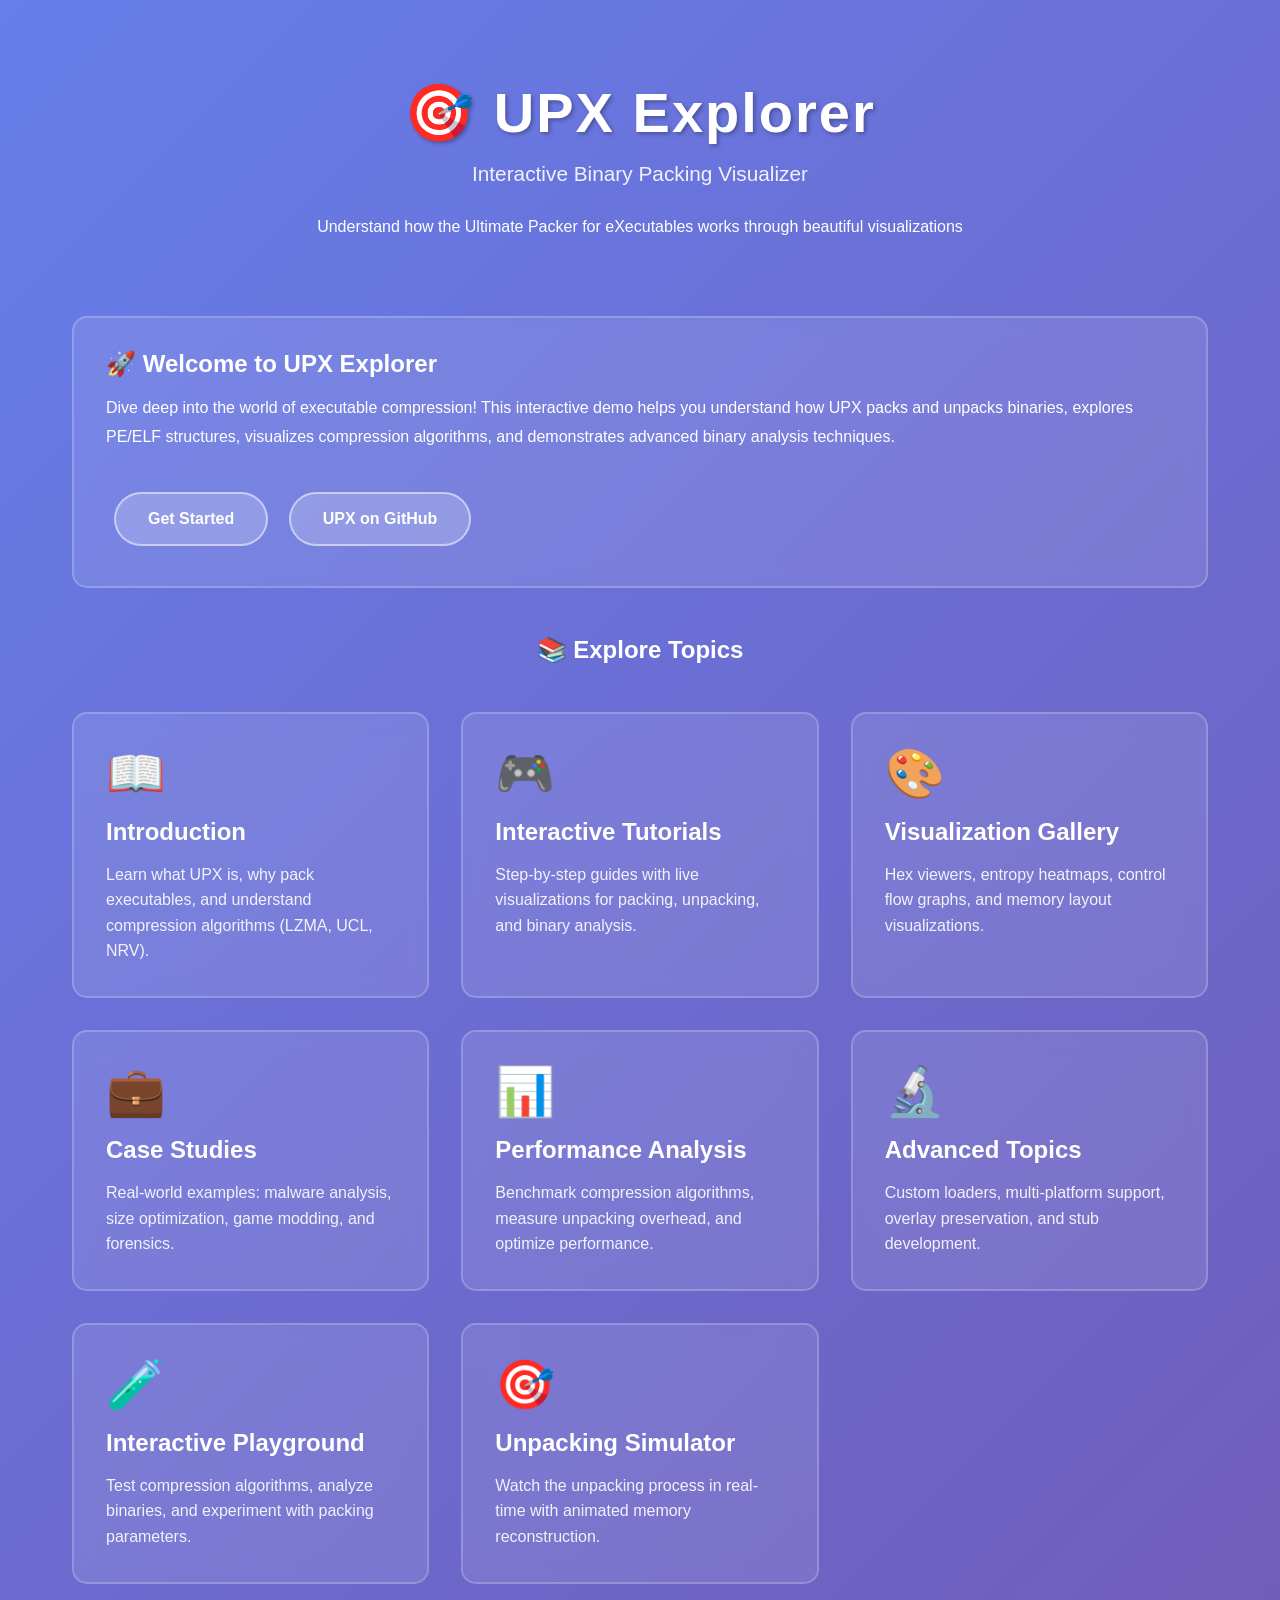
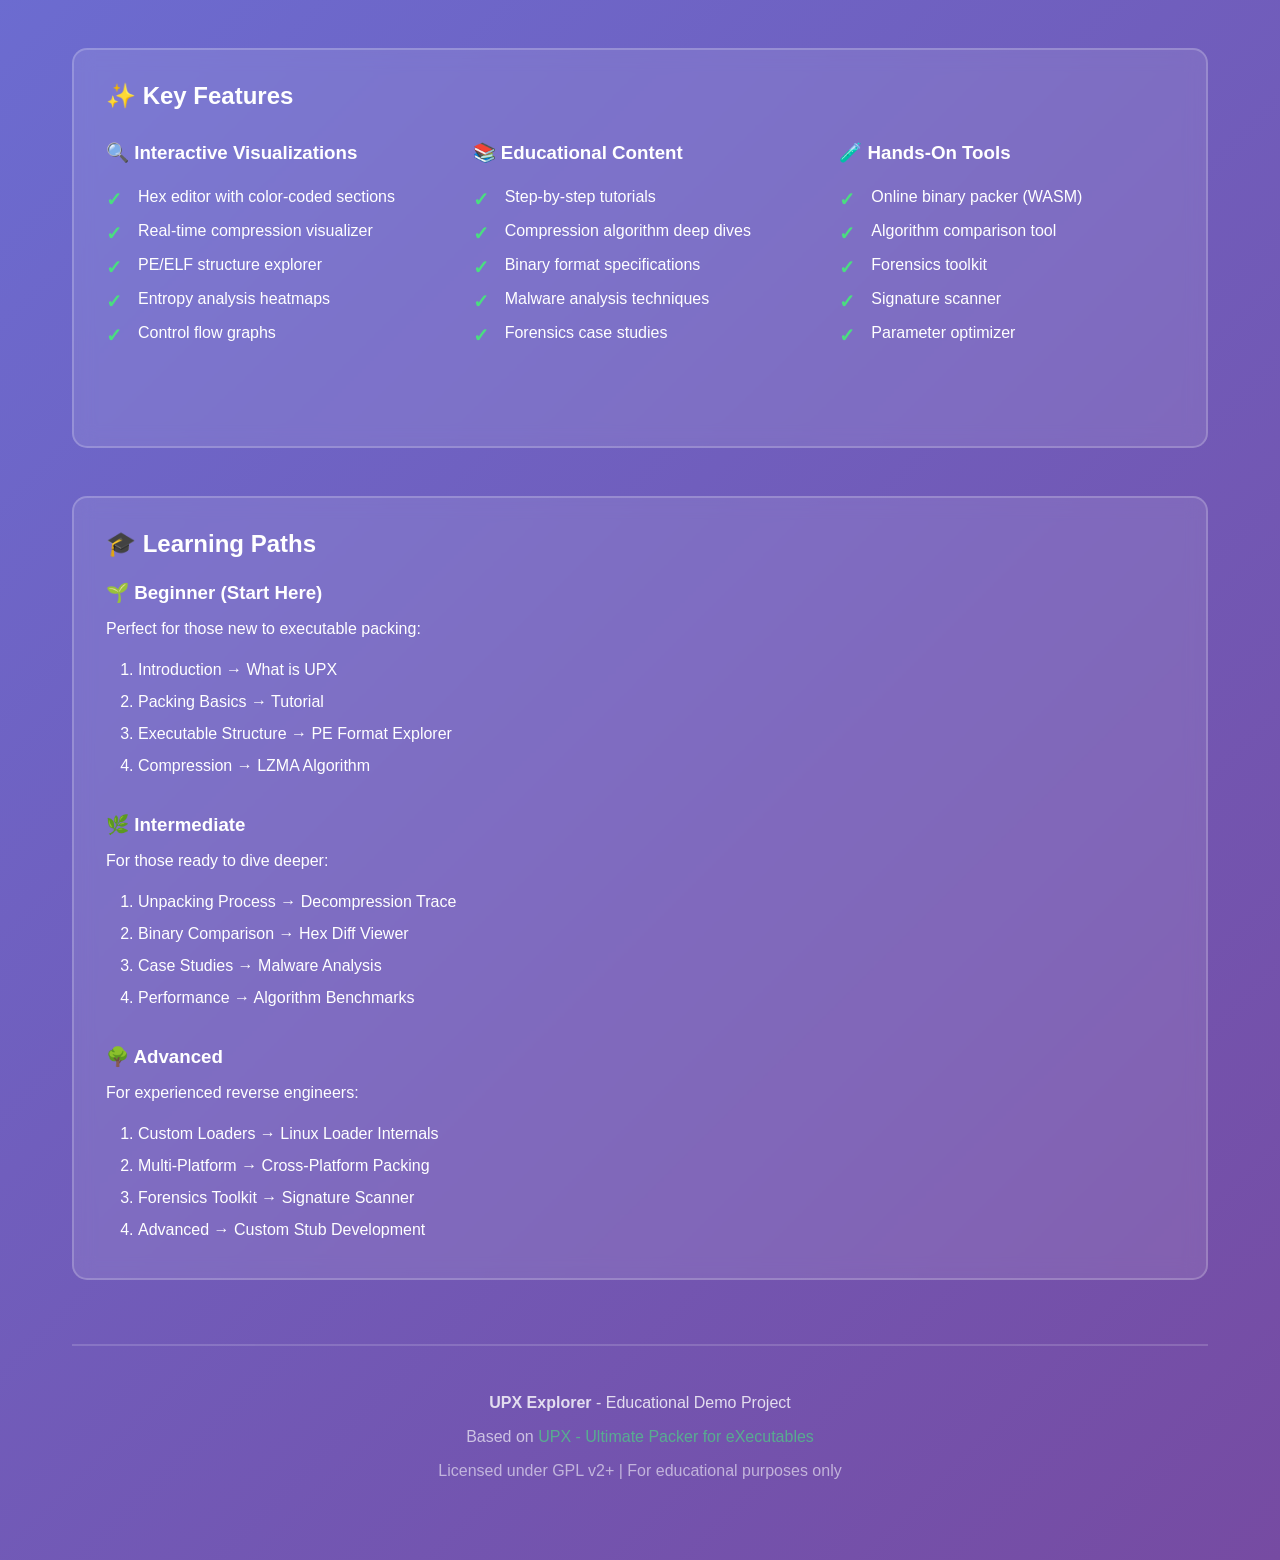
<file: demos/upx_explorer/index.html>
<!DOCTYPE html>
<html lang="en">
<head>
    <meta charset="UTF-8">
    <meta name="viewport" content="width=device-width, initial-scale=1.0">
    <title>UPX Explorer - Interactive Binary Packing Visualizer</title>
    <link rel="stylesheet" href="assets/styles/upx_theme.css">
    <link rel="stylesheet" href="assets/styles/animations.css">
    <style>
        * {
            margin: 0;
            padding: 0;
            box-sizing: border-box;
        }

        body {
            font-family: 'Segoe UI', Tahoma, Geneva, Verdana, sans-serif;
            background: linear-gradient(135deg, #667eea 0%, #764ba2 100%);
            color: #fff;
            min-height: 100vh;
            overflow-x: hidden;
        }

        .container {
            max-width: 1200px;
            margin: 0 auto;
            padding: 2rem;
        }

        header {
            text-align: center;
            padding: 3rem 0;
            animation: fadeInDown 1s ease-out;
        }

        h1 {
            font-size: 3.5rem;
            margin-bottom: 1rem;
            text-shadow: 2px 2px 4px rgba(0, 0, 0, 0.3);
            letter-spacing: 2px;
        }

        .subtitle {
            font-size: 1.3rem;
            opacity: 0.9;
            margin-bottom: 2rem;
        }

        .hero-banner {
            background: rgba(255, 255, 255, 0.1);
            backdrop-filter: blur(10px);
            border-radius: 15px;
            padding: 2rem;
            margin: 2rem 0;
            border: 2px solid rgba(255, 255, 255, 0.2);
        }

        .grid {
            display: grid;
            grid-template-columns: repeat(auto-fit, minmax(300px, 1fr));
            gap: 2rem;
            margin: 3rem 0;
        }

        .card {
            background: rgba(255, 255, 255, 0.1);
            backdrop-filter: blur(10px);
            border-radius: 15px;
            padding: 2rem;
            border: 2px solid rgba(255, 255, 255, 0.2);
            transition: transform 0.3s ease, box-shadow 0.3s ease;
            cursor: pointer;
        }

        .card:hover {
            transform: translateY(-10px);
            box-shadow: 0 20px 40px rgba(0, 0, 0, 0.3);
            border-color: rgba(255, 255, 255, 0.5);
        }

        .card-icon {
            font-size: 3rem;
            margin-bottom: 1rem;
            display: block;
        }

        .card h3 {
            font-size: 1.5rem;
            margin-bottom: 1rem;
        }

        .card p {
            opacity: 0.9;
            line-height: 1.6;
        }

        .btn {
            display: inline-block;
            padding: 1rem 2rem;
            background: rgba(255, 255, 255, 0.2);
            border: 2px solid rgba(255, 255, 255, 0.5);
            border-radius: 50px;
            color: #fff;
            text-decoration: none;
            font-weight: bold;
            transition: all 0.3s ease;
            margin: 0.5rem;
        }

        .btn:hover {
            background: rgba(255, 255, 255, 0.3);
            transform: scale(1.05);
        }

        .features-list {
            list-style: none;
            padding: 1rem 0;
        }

        .features-list li {
            padding: 0.5rem 0;
            padding-left: 2rem;
            position: relative;
        }

        .features-list li:before {
            content: "✓";
            position: absolute;
            left: 0;
            color: #4ade80;
            font-weight: bold;
            font-size: 1.2rem;
        }

        footer {
            text-align: center;
            padding: 3rem 0;
            margin-top: 4rem;
            border-top: 2px solid rgba(255, 255, 255, 0.2);
            opacity: 0.8;
        }

        @keyframes fadeInDown {
            from {
                opacity: 0;
                transform: translateY(-30px);
            }
            to {
                opacity: 1;
                transform: translateY(0);
            }
        }

        @media (max-width: 768px) {
            h1 {
                font-size: 2.5rem;
            }
            
            .subtitle {
                font-size: 1.1rem;
            }
            
            .grid {
                grid-template-columns: 1fr;
            }
        }
    </style>
</head>
<body>
    <div class="container">
        <header>
            <h1>🎯 UPX Explorer</h1>
            <p class="subtitle">Interactive Binary Packing Visualizer</p>
            <p>Understand how the Ultimate Packer for eXecutables works through beautiful visualizations</p>
        </header>

        <div class="hero-banner">
            <h2 style="margin-bottom: 1rem;">🚀 Welcome to UPX Explorer</h2>
            <p style="line-height: 1.8;">
                Dive deep into the world of executable compression! This interactive demo helps you understand 
                how UPX packs and unpacks binaries, explores PE/ELF structures, visualizes compression algorithms, 
                and demonstrates advanced binary analysis techniques.
            </p>
            <div style="margin-top: 2rem;">
                <a href="#getting-started" class="btn">Get Started</a>
                <a href="https://github.com/upx/upx" class="btn" target="_blank">UPX on GitHub</a>
            </div>
        </div>

        <h2 style="text-align: center; margin: 3rem 0 2rem;">📚 Explore Topics</h2>

        <div class="grid">
            <div class="card" onclick="location.href='01_introduction/00_what_is_upx.md'">
                <span class="card-icon">📖</span>
                <h3>Introduction</h3>
                <p>Learn what UPX is, why pack executables, and understand compression algorithms (LZMA, UCL, NRV).</p>
            </div>

            <div class="card" onclick="location.href='02_interactive_tutorials/packing_basics/tutorial.md'">
                <span class="card-icon">🎮</span>
                <h3>Interactive Tutorials</h3>
                <p>Step-by-step guides with live visualizations for packing, unpacking, and binary analysis.</p>
            </div>

            <div class="card" onclick="location.href='03_visualization_gallery/binary_comparison/hex_diff_viewer.html'">
                <span class="card-icon">🎨</span>
                <h3>Visualization Gallery</h3>
                <p>Hex viewers, entropy heatmaps, control flow graphs, and memory layout visualizations.</p>
            </div>

            <div class="card" onclick="location.href='04_case_studies/malware_analysis/upx_in_malware.md'">
                <span class="card-icon">💼</span>
                <h3>Case Studies</h3>
                <p>Real-world examples: malware analysis, size optimization, game modding, and forensics.</p>
            </div>

            <div class="card" onclick="location.href='05_performance_analysis/compression_benchmarks/algorithm_comparison.html'">
                <span class="card-icon">📊</span>
                <h3>Performance Analysis</h3>
                <p>Benchmark compression algorithms, measure unpacking overhead, and optimize performance.</p>
            </div>

            <div class="card" onclick="location.href='06_advanced_topics/custom_loaders/linux_loader.md'">
                <span class="card-icon">🔬</span>
                <h3>Advanced Topics</h3>
                <p>Custom loaders, multi-platform support, overlay preservation, and stub development.</p>
            </div>

            <div class="card" onclick="location.href='07_interactive_playground/online_packer/web_packer.html'">
                <span class="card-icon">🧪</span>
                <h3>Interactive Playground</h3>
                <p>Test compression algorithms, analyze binaries, and experiment with packing parameters.</p>
            </div>

            <div class="card" onclick="location.href='02_interactive_tutorials/unpacking_process/decompression_trace.html'">
                <span class="card-icon">🎯</span>
                <h3>Unpacking Simulator</h3>
                <p>Watch the unpacking process in real-time with animated memory reconstruction.</p>
            </div>
        </div>

        <div id="getting-started" class="hero-banner" style="margin-top: 4rem;">
            <h2 style="margin-bottom: 1.5rem;">✨ Key Features</h2>
            <div class="grid" style="margin-top: 2rem;">
                <div>
                    <h3>🔍 Interactive Visualizations</h3>
                    <ul class="features-list">
                        <li>Hex editor with color-coded sections</li>
                        <li>Real-time compression visualizer</li>
                        <li>PE/ELF structure explorer</li>
                        <li>Entropy analysis heatmaps</li>
                        <li>Control flow graphs</li>
                    </ul>
                </div>
                <div>
                    <h3>📚 Educational Content</h3>
                    <ul class="features-list">
                        <li>Step-by-step tutorials</li>
                        <li>Compression algorithm deep dives</li>
                        <li>Binary format specifications</li>
                        <li>Malware analysis techniques</li>
                        <li>Forensics case studies</li>
                    </ul>
                </div>
                <div>
                    <h3>🧪 Hands-On Tools</h3>
                    <ul class="features-list">
                        <li>Online binary packer (WASM)</li>
                        <li>Algorithm comparison tool</li>
                        <li>Forensics toolkit</li>
                        <li>Signature scanner</li>
                        <li>Parameter optimizer</li>
                    </ul>
                </div>
            </div>
        </div>

        <div class="hero-banner" style="margin-top: 3rem;">
            <h2 style="margin-bottom: 1rem;">🎓 Learning Paths</h2>
            <div style="text-align: left; margin-top: 1.5rem;">
                <h3>🌱 Beginner (Start Here)</h3>
                <p style="margin: 1rem 0;">Perfect for those new to executable packing:</p>
                <ol style="padding-left: 2rem; line-height: 2;">
                    <li>Introduction → What is UPX</li>
                    <li>Packing Basics → Tutorial</li>
                    <li>Executable Structure → PE Format Explorer</li>
                    <li>Compression → LZMA Algorithm</li>
                </ol>

                <h3 style="margin-top: 2rem;">🌿 Intermediate</h3>
                <p style="margin: 1rem 0;">For those ready to dive deeper:</p>
                <ol style="padding-left: 2rem; line-height: 2;">
                    <li>Unpacking Process → Decompression Trace</li>
                    <li>Binary Comparison → Hex Diff Viewer</li>
                    <li>Case Studies → Malware Analysis</li>
                    <li>Performance → Algorithm Benchmarks</li>
                </ol>

                <h3 style="margin-top: 2rem;">🌳 Advanced</h3>
                <p style="margin: 1rem 0;">For experienced reverse engineers:</p>
                <ol style="padding-left: 2rem; line-height: 2;">
                    <li>Custom Loaders → Linux Loader Internals</li>
                    <li>Multi-Platform → Cross-Platform Packing</li>
                    <li>Forensics Toolkit → Signature Scanner</li>
                    <li>Advanced → Custom Stub Development</li>
                </ol>
            </div>
        </div>

        <footer>
            <p style="margin-bottom: 1rem;">
                <strong>UPX Explorer</strong> - Educational Demo Project
            </p>
            <p style="opacity: 0.8;">
                Based on <a href="https://github.com/upx/upx" style="color: #4ade80; text-decoration: none;">UPX - Ultimate Packer for eXecutables</a>
            </p>
            <p style="margin-top: 1rem; opacity: 0.7;">
                Licensed under GPL v2+ | For educational purposes only
            </p>
        </footer>
    </div>

    <script>
        // Add smooth scrolling
        document.querySelectorAll('a[href^="#"]').forEach(anchor => {
            anchor.addEventListener('click', function (e) {
                e.preventDefault();
                const target = document.querySelector(this.getAttribute('href'));
                if (target) {
                    target.scrollIntoView({
                        behavior: 'smooth',
                        block: 'start'
                    });
                }
            });
        });

        // Add animation to cards on scroll
        const observerOptions = {
            threshold: 0.1,
            rootMargin: '0px 0px -50px 0px'
        };

        const observer = new IntersectionObserver((entries) => {
            entries.forEach(entry => {
                if (entry.isIntersecting) {
                    entry.target.style.animation = 'fadeInDown 0.6s ease-out';
                }
            });
        }, observerOptions);

        document.querySelectorAll('.card').forEach(card => {
            observer.observe(card);
        });
    </script>
</body>
</html>
</file>
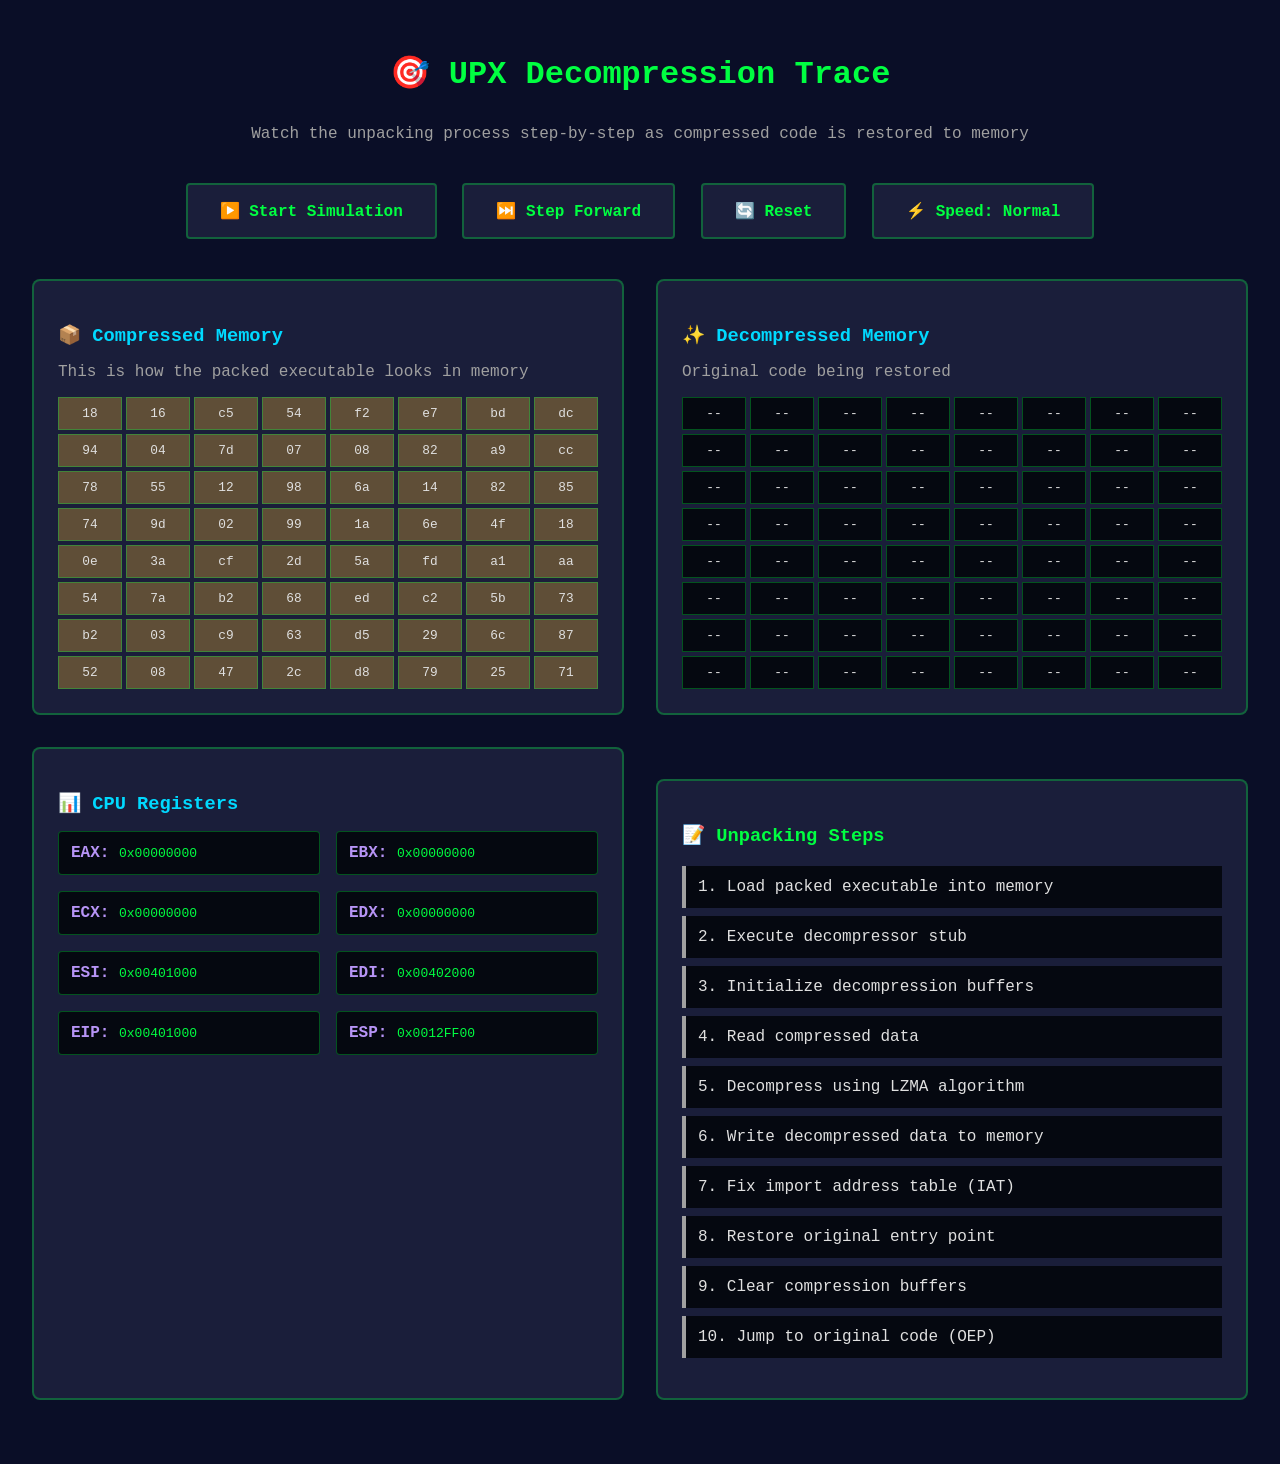
<file: demos/upx_explorer/02_interactive_tutorials/unpacking_process/decompression_trace.html>
<!DOCTYPE html>
<html lang="en">
<head>
    <meta charset="UTF-8">
    <meta name="viewport" content="width=device-width, initial-scale=1.0">
    <title>UPX Decompression Trace - Interactive Unpacking Simulator</title>
    <link rel="stylesheet" href="../../assets/styles/upx_theme.css">
    <link rel="stylesheet" href="../../assets/styles/animations.css">
    <style>
        body {
            padding: 2rem;
            max-width: 1400px;
            margin: 0 auto;
        }

        h1 {
            text-align: center;
            color: var(--primary-color);
            margin-bottom: 2rem;
        }

        .container {
            display: grid;
            grid-template-columns: 1fr 1fr;
            gap: 2rem;
            margin-bottom: 2rem;
        }

        .memory-view {
            background-color: var(--code-bg);
            border: 2px solid var(--border-color);
            border-radius: 8px;
            padding: 1.5rem;
        }

        .memory-view h3 {
            color: var(--accent-cyan);
            margin-bottom: 1rem;
        }

        .memory-block {
            display: grid;
            grid-template-columns: repeat(8, 1fr);
            gap: 4px;
            margin-top: 1rem;
        }

        .byte {
            padding: 0.5rem;
            text-align: center;
            background-color: var(--bg-darker);
            border: 1px solid var(--border-color);
            font-size: 0.8rem;
            transition: all 0.3s ease;
        }

        .byte.compressed {
            background-color: rgba(255, 189, 46, 0.3);
        }

        .byte.decompressing {
            animation: pulse 0.5s;
            background-color: var(--accent-cyan);
        }

        .byte.decompressed {
            background-color: rgba(0, 255, 65, 0.3);
        }

        .controls {
            text-align: center;
            margin: 2rem 0;
        }

        .controls button {
            margin: 0.5rem;
            padding: 1rem 2rem;
            font-size: 1rem;
        }

        .step-info {
            background-color: var(--code-bg);
            border: 2px solid var(--border-color);
            border-radius: 8px;
            padding: 1.5rem;
            margin-top: 2rem;
        }

        .step-list {
            list-style: none;
            padding: 0;
        }

        .step-list li {
            padding: 0.75rem;
            margin: 0.5rem 0;
            background-color: var(--bg-darker);
            border-left: 4px solid var(--text-secondary);
            transition: all 0.3s ease;
        }

        .step-list li.active {
            border-left-color: var(--primary-color);
            background-color: rgba(0, 255, 65, 0.1);
        }

        .step-list li.completed {
            border-left-color: var(--accent-cyan);
            opacity: 0.7;
        }

        .register-view {
            display: grid;
            grid-template-columns: repeat(2, 1fr);
            gap: 1rem;
            margin-top: 1rem;
        }

        .register {
            background-color: var(--bg-darker);
            padding: 0.75rem;
            border: 1px solid var(--border-color);
            border-radius: 4px;
        }

        .register-name {
            color: var(--accent-purple);
            font-weight: bold;
        }

        .register-value {
            color: var(--primary-color);
            font-family: monospace;
        }

        @media (max-width: 1024px) {
            .container {
                grid-template-columns: 1fr;
            }
        }
    </style>
</head>
<body>
    <h1>🎯 UPX Decompression Trace</h1>
    <p style="text-align: center; color: var(--text-secondary); margin-bottom: 2rem;">
        Watch the unpacking process step-by-step as compressed code is restored to memory
    </p>

    <div class="controls">
        <button onclick="startSimulation()">▶️ Start Simulation</button>
        <button onclick="stepForward()">⏭️ Step Forward</button>
        <button onclick="resetSimulation()">🔄 Reset</button>
        <button onclick="toggleSpeed()">⚡ Speed: <span id="speed">Normal</span></button>
    </div>

    <div class="container">
        <div class="memory-view">
            <h3>📦 Compressed Memory</h3>
            <p style="color: var(--text-secondary);">This is how the packed executable looks in memory</p>
            <div class="memory-block" id="compressedMemory"></div>
        </div>

        <div class="memory-view">
            <h3>✨ Decompressed Memory</h3>
            <p style="color: var(--text-secondary);">Original code being restored</p>
            <div class="memory-block" id="decompressedMemory"></div>
        </div>
    </div>

    <div class="container">
        <div class="memory-view">
            <h3>📊 CPU Registers</h3>
            <div class="register-view">
                <div class="register">
                    <span class="register-name">EAX:</span>
                    <span class="register-value" id="eax">0x00000000</span>
                </div>
                <div class="register">
                    <span class="register-name">EBX:</span>
                    <span class="register-value" id="ebx">0x00000000</span>
                </div>
                <div class="register">
                    <span class="register-name">ECX:</span>
                    <span class="register-value" id="ecx">0x00000000</span>
                </div>
                <div class="register">
                    <span class="register-name">EDX:</span>
                    <span class="register-value" id="edx">0x00000000</span>
                </div>
                <div class="register">
                    <span class="register-name">ESI:</span>
                    <span class="register-value" id="esi">0x00401000</span>
                </div>
                <div class="register">
                    <span class="register-name">EDI:</span>
                    <span class="register-value" id="edi">0x00402000</span>
                </div>
                <div class="register">
                    <span class="register-name">EIP:</span>
                    <span class="register-value" id="eip">0x00401000</span>
                </div>
                <div class="register">
                    <span class="register-name">ESP:</span>
                    <span class="register-value" id="esp">0x0012FF00</span>
                </div>
            </div>
        </div>

        <div class="step-info">
            <h3 style="color: var(--primary-color);">📝 Unpacking Steps</h3>
            <ul class="step-list" id="stepList">
                <li>1. Load packed executable into memory</li>
                <li>2. Execute decompressor stub</li>
                <li>3. Initialize decompression buffers</li>
                <li>4. Read compressed data</li>
                <li>5. Decompress using LZMA algorithm</li>
                <li>6. Write decompressed data to memory</li>
                <li>7. Fix import address table (IAT)</li>
                <li>8. Restore original entry point</li>
                <li>9. Clear compression buffers</li>
                <li>10. Jump to original code (OEP)</li>
            </ul>
        </div>
    </div>

    <script>
        let currentStep = 0;
        let isRunning = false;
        let speed = 1000; // milliseconds
        let intervalId = null;

        // Initialize memory views
        function initMemory() {
            const compressed = document.getElementById('compressedMemory');
            const decompressed = document.getElementById('decompressedMemory');
            
            compressed.innerHTML = '';
            decompressed.innerHTML = '';
            
            // Create 64 bytes for visualization
            for (let i = 0; i < 64; i++) {
                const compByte = document.createElement('div');
                compByte.className = 'byte compressed';
                compByte.textContent = Math.floor(Math.random() * 256).toString(16).padStart(2, '0');
                compressed.appendChild(compByte);
                
                const decompByte = document.createElement('div');
                decompByte.className = 'byte';
                decompByte.textContent = '--';
                decompressed.appendChild(decompByte);
            }
        }

        function updateRegisters(step) {
            const registers = {
                eax: ['0x00000000', '0x00401000', '0x00000001', '0x00000080'],
                ecx: ['0x00000000', '0x00000040', '0x00000020', '0x00000000'],
                esi: ['0x00401000', '0x00401010', '0x00401020', '0x00401040'],
                edi: ['0x00402000', '0x00402010', '0x00402020', '0x00402040'],
                eip: ['0x00401000', '0x00401005', '0x0040100A', '0x00401234']
            };
            
            Object.keys(registers).forEach(reg => {
                const elem = document.getElementById(reg);
                if (elem && registers[reg][Math.min(step, 3)]) {
                    elem.textContent = registers[reg][Math.min(step, 3)];
                }
            });
        }

        function stepForward() {
            if (currentStep >= 10) {
                return;
            }
            
            // Update step list
            const steps = document.querySelectorAll('.step-list li');
            if (currentStep > 0) {
                steps[currentStep - 1].classList.remove('active');
                steps[currentStep - 1].classList.add('completed');
            }
            steps[currentStep].classList.add('active');
            
            // Animate bytes
            const compressedBytes = document.querySelectorAll('#compressedMemory .byte');
            const decompressedBytes = document.querySelectorAll('#decompressedMemory .byte');
            
            const startIdx = currentStep * 6;
            const endIdx = Math.min(startIdx + 6, 64);
            
            for (let i = startIdx; i < endIdx; i++) {
                setTimeout(() => {
                    if (compressedBytes[i]) {
                        compressedBytes[i].classList.add('decompressing');
                    }
                    
                    setTimeout(() => {
                        if (decompressedBytes[i]) {
                            const opcodes = ['55', '8B', 'EC', '83', 'C4', 'F0', 'B8', '01', '00', '00', '00', 'C3'];
                            decompressedBytes[i].textContent = opcodes[i % opcodes.length];
                            decompressedBytes[i].classList.add('decompressed');
                        }
                        
                        if (compressedBytes[i]) {
                            compressedBytes[i].classList.remove('decompressing');
                        }
                    }, 200);
                }, (i - startIdx) * 100);
            }
            
            updateRegisters(currentStep);
            currentStep++;
        }

        function startSimulation() {
            if (isRunning) {
                isRunning = false;
                clearInterval(intervalId);
                return;
            }
            
            isRunning = true;
            intervalId = setInterval(() => {
                stepForward();
                if (currentStep >= 10) {
                    isRunning = false;
                    clearInterval(intervalId);
                }
            }, speed);
        }

        function resetSimulation() {
            isRunning = false;
            clearInterval(intervalId);
            currentStep = 0;
            
            initMemory();
            
            document.querySelectorAll('.step-list li').forEach(step => {
                step.classList.remove('active', 'completed');
            });
            
            updateRegisters(0);
        }

        function toggleSpeed() {
            const speeds = [1000, 500, 250];
            const speedNames = ['Normal', 'Fast', 'Ultra'];
            const currentIdx = speeds.indexOf(speed);
            const nextIdx = (currentIdx + 1) % speeds.length;
            
            speed = speeds[nextIdx];
            document.getElementById('speed').textContent = speedNames[nextIdx];
            
            if (isRunning) {
                clearInterval(intervalId);
                intervalId = setInterval(() => {
                    stepForward();
                    if (currentStep >= 10) {
                        isRunning = false;
                        clearInterval(intervalId);
                    }
                }, speed);
            }
        }

        // Initialize on load
        window.onload = () => {
            initMemory();
        };
    </script>
</body>
</html>
</file>
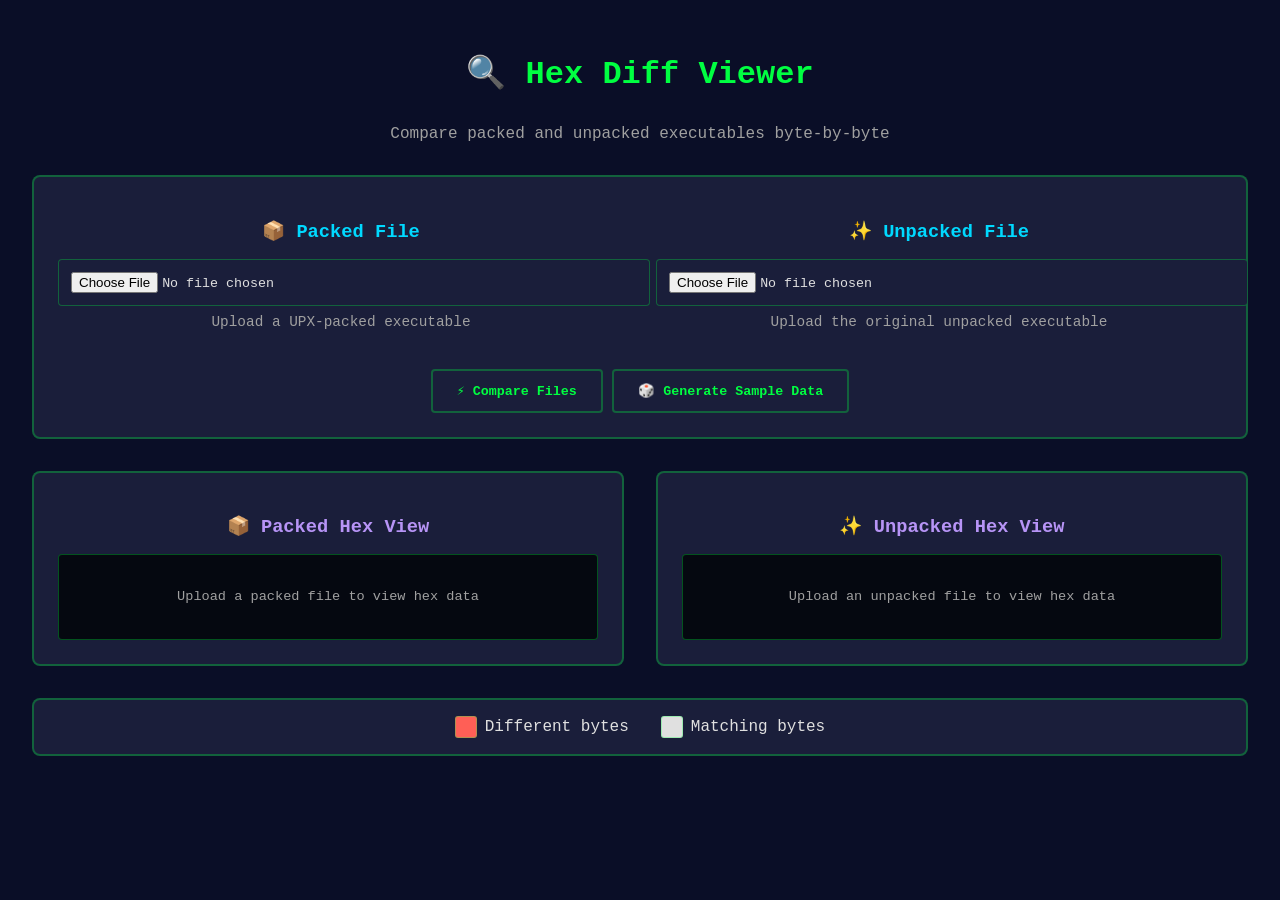
<file: demos/upx_explorer/03_visualization_gallery/binary_comparison/hex_diff_viewer.html>
<!DOCTYPE html>
<html lang="en">
<head>
    <meta charset="UTF-8">
    <meta name="viewport" content="width=device-width, initial-scale=1.0">
    <title>Hex Diff Viewer - Compare Packed vs Unpacked</title>
    <link rel="stylesheet" href="../../assets/styles/upx_theme.css">
    <link rel="stylesheet" href="../../assets/styles/animations.css">
    <style>
        body {
            padding: 2rem;
            max-width: 1600px;
            margin: 0 auto;
        }

        h1 {
            text-align: center;
            color: var(--primary-color);
            margin-bottom: 2rem;
        }

        .controls {
            background-color: var(--code-bg);
            border: 2px solid var(--border-color);
            border-radius: 8px;
            padding: 1.5rem;
            margin-bottom: 2rem;
        }

        .file-input-group {
            display: grid;
            grid-template-columns: 1fr 1fr;
            gap: 2rem;
            margin-bottom: 1.5rem;
        }

        .file-input-section {
            text-align: center;
        }

        .file-input-section h3 {
            color: var(--accent-cyan);
            margin-bottom: 1rem;
        }

        input[type="file"] {
            display: block;
            width: 100%;
            padding: 0.75rem;
            margin-top: 0.5rem;
        }

        .stats {
            display: grid;
            grid-template-columns: repeat(4, 1fr);
            gap: 1rem;
            margin-top: 1.5rem;
        }

        .stat-box {
            background-color: var(--bg-darker);
            border: 1px solid var(--border-color);
            border-radius: 4px;
            padding: 1rem;
            text-align: center;
        }

        .stat-label {
            color: var(--text-secondary);
            font-size: 0.9rem;
            margin-bottom: 0.5rem;
        }

        .stat-value {
            color: var(--primary-color);
            font-size: 1.5rem;
            font-weight: bold;
        }

        .hex-container {
            display: grid;
            grid-template-columns: 1fr 1fr;
            gap: 2rem;
        }

        .hex-panel {
            background-color: var(--code-bg);
            border: 2px solid var(--border-color);
            border-radius: 8px;
            padding: 1.5rem;
        }

        .hex-panel h3 {
            color: var(--accent-purple);
            margin-bottom: 1rem;
            text-align: center;
        }

        .hex-display {
            font-family: 'Courier New', monospace;
            font-size: 0.85rem;
            line-height: 1.8;
            max-height: 600px;
            overflow-y: auto;
            background-color: var(--bg-darker);
            padding: 1rem;
            border: 1px solid var(--border-color);
            border-radius: 4px;
        }

        .hex-line {
            display: flex;
            margin-bottom: 0.25rem;
        }

        .hex-address {
            color: var(--text-secondary);
            margin-right: 1rem;
            min-width: 80px;
        }

        .hex-bytes {
            display: flex;
            gap: 0.5rem;
            flex: 1;
        }

        .hex-byte {
            cursor: pointer;
            transition: all 0.2s ease;
        }

        .hex-byte:hover {
            color: var(--accent-cyan);
            transform: scale(1.1);
        }

        .hex-byte.different {
            color: #ff5f56;
            font-weight: bold;
        }

        .hex-byte.same {
            color: var(--text-primary);
        }

        .legend {
            display: flex;
            justify-content: center;
            gap: 2rem;
            margin-top: 2rem;
            padding: 1rem;
            background-color: var(--code-bg);
            border: 2px solid var(--border-color);
            border-radius: 8px;
        }

        .legend-item {
            display: flex;
            align-items: center;
            gap: 0.5rem;
        }

        .legend-color {
            width: 20px;
            height: 20px;
            border: 1px solid var(--border-color);
            border-radius: 3px;
        }

        @media (max-width: 1024px) {
            .hex-container {
                grid-template-columns: 1fr;
            }
            
            .file-input-group {
                grid-template-columns: 1fr;
            }
        }
    </style>
</head>
<body>
    <h1>🔍 Hex Diff Viewer</h1>
    <p style="text-align: center; color: var(--text-secondary); margin-bottom: 2rem;">
        Compare packed and unpacked executables byte-by-byte
    </p>

    <div class="controls">
        <div class="file-input-group">
            <div class="file-input-section">
                <h3>📦 Packed File</h3>
                <input type="file" id="packedFile" accept="*">
                <p style="margin-top: 0.5rem; color: var(--text-secondary); font-size: 0.9rem;">
                    Upload a UPX-packed executable
                </p>
            </div>

            <div class="file-input-section">
                <h3>✨ Unpacked File</h3>
                <input type="file" id="unpackedFile" accept="*">
                <p style="margin-top: 0.5rem; color: var(--text-secondary); font-size: 0.9rem;">
                    Upload the original unpacked executable
                </p>
            </div>
        </div>

        <div style="text-align: center; margin-top: 1rem;">
            <button onclick="compareFiles()">⚡ Compare Files</button>
            <button onclick="generateSample()">🎲 Generate Sample Data</button>
        </div>

        <div class="stats" id="stats" style="display: none;">
            <div class="stat-box">
                <div class="stat-label">Packed Size</div>
                <div class="stat-value" id="packedSize">0 KB</div>
            </div>
            <div class="stat-box">
                <div class="stat-label">Unpacked Size</div>
                <div class="stat-value" id="unpackedSize">0 KB</div>
            </div>
            <div class="stat-box">
                <div class="stat-label">Compression Ratio</div>
                <div class="stat-value" id="ratio">0%</div>
            </div>
            <div class="stat-box">
                <div class="stat-label">Bytes Saved</div>
                <div class="stat-value" id="saved">0 KB</div>
            </div>
        </div>
    </div>

    <div class="hex-container">
        <div class="hex-panel">
            <h3>📦 Packed Hex View</h3>
            <div class="hex-display" id="packedHex">
                <p style="text-align: center; color: var(--text-secondary);">
                    Upload a packed file to view hex data
                </p>
            </div>
        </div>

        <div class="hex-panel">
            <h3>✨ Unpacked Hex View</h3>
            <div class="hex-display" id="unpackedHex">
                <p style="text-align: center; color: var(--text-secondary);">
                    Upload an unpacked file to view hex data
                </p>
            </div>
        </div>
    </div>

    <div class="legend">
        <div class="legend-item">
            <div class="legend-color" style="background-color: #ff5f56;"></div>
            <span>Different bytes</span>
        </div>
        <div class="legend-item">
            <div class="legend-color" style="background-color: var(--text-primary);"></div>
            <span>Matching bytes</span>
        </div>
    </div>

    <script>
        let packedData = null;
        let unpackedData = null;

        document.getElementById('packedFile').addEventListener('change', (e) => {
            const file = e.target.files[0];
            if (file) {
                const reader = new FileReader();
                reader.onload = (event) => {
                    packedData = new Uint8Array(event.target.result);
                    displayHex('packedHex', packedData);
                };
                reader.readAsArrayBuffer(file);
            }
        });

        document.getElementById('unpackedFile').addEventListener('change', (e) => {
            const file = e.target.files[0];
            if (file) {
                const reader = new FileReader();
                reader.onload = (event) => {
                    unpackedData = new Uint8Array(event.target.result);
                    displayHex('unpackedHex', unpackedData);
                };
                reader.readAsArrayBuffer(file);
            }
        });

        function displayHex(elementId, data, compareData = null) {
            const element = document.getElementById(elementId);
            element.innerHTML = '';

            const maxBytes = Math.min(data.length, 512); // Show first 512 bytes
            const bytesPerLine = 16;

            for (let i = 0; i < maxBytes; i += bytesPerLine) {
                const line = document.createElement('div');
                line.className = 'hex-line';

                // Address
                const address = document.createElement('span');
                address.className = 'hex-address';
                address.textContent = '0x' + i.toString(16).padStart(8, '0').toUpperCase();
                line.appendChild(address);

                // Hex bytes
                const bytes = document.createElement('div');
                bytes.className = 'hex-bytes';

                for (let j = 0; j < bytesPerLine && (i + j) < maxBytes; j++) {
                    const byte = document.createElement('span');
                    const byteValue = data[i + j];
                    byte.textContent = byteValue.toString(16).padStart(2, '0').toUpperCase();
                    
                    if (compareData && (i + j) < compareData.length) {
                        byte.className = byteValue === compareData[i + j] ? 'hex-byte same' : 'hex-byte different';
                    } else {
                        byte.className = 'hex-byte';
                    }
                    
                    bytes.appendChild(byte);
                }

                line.appendChild(bytes);
                element.appendChild(line);
            }

            if (data.length > maxBytes) {
                const more = document.createElement('p');
                more.textContent = `... and ${data.length - maxBytes} more bytes`;
                more.style.textAlign = 'center';
                more.style.color = 'var(--text-secondary)';
                more.style.marginTop = '1rem';
                element.appendChild(more);
            }
        }

        function compareFiles() {
            if (!packedData || !unpackedData) {
                alert('Please upload both packed and unpacked files first!');
                return;
            }

            // Update stats
            const packedSize = packedData.length;
            const unpackedSize = unpackedData.length;
            const ratio = ((1 - packedSize / unpackedSize) * 100).toFixed(2);
            const saved = ((unpackedSize - packedSize) / 1024).toFixed(2);

            document.getElementById('packedSize').textContent = (packedSize / 1024).toFixed(2) + ' KB';
            document.getElementById('unpackedSize').textContent = (unpackedSize / 1024).toFixed(2) + ' KB';
            document.getElementById('ratio').textContent = ratio + '%';
            document.getElementById('saved').textContent = saved + ' KB';
            document.getElementById('stats').style.display = 'grid';

            // Redisplay with comparison
            displayHex('packedHex', packedData, unpackedData);
            displayHex('unpackedHex', unpackedData, packedData);
        }

        function generateSample() {
            // Generate sample data for demonstration
            const unpackedSize = 1024;
            const packedSize = 384;

            // Simulate unpacked data (PE header + code)
            unpackedData = new Uint8Array(unpackedSize);
            // PE signature "MZ"
            unpackedData[0] = 0x4D;
            unpackedData[1] = 0x5A;
            
            // Fill with pseudo-random but realistic data
            for (let i = 2; i < unpackedSize; i++) {
                unpackedData[i] = Math.floor(Math.random() * 256);
            }

            // Simulate packed data (UPX header + compressed)
            packedData = new Uint8Array(packedSize);
            // UPX signature
            packedData[0] = 0x55; // 'U'
            packedData[1] = 0x50; // 'P'
            packedData[2] = 0x58; // 'X'
            packedData[3] = 0x21; // '!'
            
            // Fill with compressed-looking data (higher entropy)
            for (let i = 4; i < packedSize; i++) {
                packedData[i] = Math.floor(Math.random() * 256);
            }

            // Display
            displayHex('packedHex', packedData);
            displayHex('unpackedHex', unpackedData);

            // Auto-compare
            compareFiles();
        }
    </script>
</body>
</html>
</file>
<file: demos/upx_explorer/assets/styles/upx_theme.css>
/* UPX Theme - Dark Hacker Style */

:root {
    --primary-color: #00ff41;
    --secondary-color: #0f0;
    --bg-dark: #0a0e27;
    --bg-darker: #050810;
    --text-primary: #e0e0e0;
    --text-secondary: #a0a0a0;
    --accent-cyan: #00d9ff;
    --accent-purple: #b794f6;
    --border-color: rgba(0, 255, 65, 0.3);
    --code-bg: #1a1e3a;
}

body {
    background-color: var(--bg-dark);
    color: var(--text-primary);
    font-family: 'Consolas', 'Monaco', 'Courier New', monospace;
}

.terminal {
    background-color: var(--bg-darker);
    border: 2px solid var(--border-color);
    border-radius: 8px;
    padding: 1.5rem;
    font-family: 'Courier New', monospace;
    box-shadow: 0 0 20px rgba(0, 255, 65, 0.2);
}

.terminal-header {
    display: flex;
    gap: 0.5rem;
    margin-bottom: 1rem;
    padding-bottom: 0.5rem;
    border-bottom: 1px solid var(--border-color);
}

.terminal-button {
    width: 12px;
    height: 12px;
    border-radius: 50%;
}

.terminal-button.red { background-color: #ff5f56; }
.terminal-button.yellow { background-color: #ffbd2e; }
.terminal-button.green { background-color: #27c93f; }

.code-line {
    line-height: 1.6;
    color: var(--primary-color);
}

.code-comment {
    color: #6a9955;
}

.code-keyword {
    color: #569cd6;
    font-weight: bold;
}

.code-string {
    color: #ce9178;
}

.code-function {
    color: #dcdcaa;
}

.glow {
    text-shadow: 0 0 10px var(--primary-color);
}

.matrix-bg {
    position: fixed;
    top: 0;
    left: 0;
    width: 100%;
    height: 100%;
    opacity: 0.05;
    pointer-events: none;
    z-index: -1;
}

.cyber-border {
    border: 2px solid var(--primary-color);
    box-shadow: 
        0 0 5px var(--primary-color),
        inset 0 0 5px var(--primary-color);
}

.neon-text {
    color: var(--primary-color);
    text-shadow: 
        0 0 7px var(--primary-color),
        0 0 10px var(--primary-color),
        0 0 21px var(--primary-color);
}

.hex-grid {
    display: grid;
    grid-template-columns: repeat(16, 1fr);
    gap: 2px;
    font-size: 0.9rem;
}

.hex-byte {
    padding: 0.25rem;
    background-color: var(--code-bg);
    border: 1px solid var(--border-color);
    text-align: center;
    cursor: pointer;
    transition: all 0.2s ease;
}

.hex-byte:hover {
    background-color: var(--primary-color);
    color: var(--bg-dark);
    transform: scale(1.1);
}

.hex-byte.executable {
    background-color: rgba(255, 100, 100, 0.3);
}

.hex-byte.data {
    background-color: rgba(100, 100, 255, 0.3);
}

.hex-byte.compressed {
    background-color: rgba(100, 255, 100, 0.3);
}

.status-bar {
    background-color: var(--bg-darker);
    border-top: 2px solid var(--border-color);
    padding: 0.75rem 1rem;
    display: flex;
    justify-content: space-between;
    align-items: center;
    font-size: 0.9rem;
}

.status-indicator {
    display: inline-block;
    width: 8px;
    height: 8px;
    border-radius: 50%;
    margin-right: 0.5rem;
}

.status-indicator.active {
    background-color: var(--primary-color);
    box-shadow: 0 0 10px var(--primary-color);
}

.status-indicator.inactive {
    background-color: #666;
}

.progress-bar {
    width: 100%;
    height: 20px;
    background-color: var(--bg-darker);
    border: 1px solid var(--border-color);
    border-radius: 4px;
    overflow: hidden;
    position: relative;
}

.progress-fill {
    height: 100%;
    background: linear-gradient(90deg, var(--primary-color), var(--accent-cyan));
    transition: width 0.3s ease;
    box-shadow: 0 0 10px var(--primary-color);
}

.progress-text {
    position: absolute;
    top: 50%;
    left: 50%;
    transform: translate(-50%, -50%);
    color: var(--text-primary);
    font-weight: bold;
    text-shadow: 1px 1px 2px rgba(0, 0, 0, 0.8);
}

.tab-container {
    display: flex;
    gap: 0.5rem;
    border-bottom: 2px solid var(--border-color);
    margin-bottom: 1rem;
}

.tab {
    padding: 0.75rem 1.5rem;
    background-color: var(--bg-darker);
    border: 1px solid var(--border-color);
    border-bottom: none;
    border-radius: 8px 8px 0 0;
    cursor: pointer;
    transition: all 0.3s ease;
}

.tab:hover {
    background-color: rgba(0, 255, 65, 0.1);
}

.tab.active {
    background-color: var(--code-bg);
    border-color: var(--primary-color);
    color: var(--primary-color);
}

.info-box {
    background-color: rgba(0, 217, 255, 0.1);
    border-left: 4px solid var(--accent-cyan);
    padding: 1rem;
    margin: 1rem 0;
    border-radius: 4px;
}

.warning-box {
    background-color: rgba(255, 189, 46, 0.1);
    border-left: 4px solid #ffbd2e;
    padding: 1rem;
    margin: 1rem 0;
    border-radius: 4px;
}

.error-box {
    background-color: rgba(255, 95, 86, 0.1);
    border-left: 4px solid #ff5f56;
    padding: 1rem;
    margin: 1rem 0;
    border-radius: 4px;
}

.success-box {
    background-color: rgba(39, 201, 63, 0.1);
    border-left: 4px solid #27c93f;
    padding: 1rem;
    margin: 1rem 0;
    border-radius: 4px;
}

button {
    background-color: var(--code-bg);
    color: var(--primary-color);
    border: 2px solid var(--border-color);
    padding: 0.75rem 1.5rem;
    border-radius: 4px;
    cursor: pointer;
    font-family: inherit;
    font-weight: bold;
    transition: all 0.3s ease;
}

button:hover {
    background-color: var(--primary-color);
    color: var(--bg-dark);
    box-shadow: 0 0 15px var(--primary-color);
}

button:active {
    transform: scale(0.95);
}

input[type="text"],
input[type="file"],
select,
textarea {
    background-color: var(--code-bg);
    color: var(--text-primary);
    border: 1px solid var(--border-color);
    padding: 0.5rem;
    border-radius: 4px;
    font-family: inherit;
}

input[type="text"]:focus,
textarea:focus,
select:focus {
    outline: none;
    border-color: var(--primary-color);
    box-shadow: 0 0 5px var(--primary-color);
}

.tooltip {
    position: relative;
    display: inline-block;
}

.tooltip .tooltiptext {
    visibility: hidden;
    background-color: var(--bg-darker);
    color: var(--primary-color);
    border: 1px solid var(--border-color);
    text-align: center;
    border-radius: 6px;
    padding: 0.5rem;
    position: absolute;
    z-index: 1;
    bottom: 125%;
    left: 50%;
    transform: translateX(-50%);
    opacity: 0;
    transition: opacity 0.3s;
}

.tooltip:hover .tooltiptext {
    visibility: visible;
    opacity: 1;
}

@media (max-width: 768px) {
    .hex-grid {
        grid-template-columns: repeat(8, 1fr);
    }
    
    .tab-container {
        flex-wrap: wrap;
    }
}
</file>
<file: demos/upx_explorer/assets/styles/animations.css>
/* Smooth Animations */

@keyframes fadeIn {
    from {
        opacity: 0;
    }
    to {
        opacity: 1;
    }
}

@keyframes fadeInUp {
    from {
        opacity: 0;
        transform: translateY(30px);
    }
    to {
        opacity: 1;
        transform: translateY(0);
    }
}

@keyframes fadeInDown {
    from {
        opacity: 0;
        transform: translateY(-30px);
    }
    to {
        opacity: 1;
        transform: translateY(0);
    }
}

@keyframes slideInLeft {
    from {
        opacity: 0;
        transform: translateX(-50px);
    }
    to {
        opacity: 1;
        transform: translateX(0);
    }
}

@keyframes slideInRight {
    from {
        opacity: 0;
        transform: translateX(50px);
    }
    to {
        opacity: 1;
        transform: translateX(0);
    }
}

@keyframes pulse {
    0% {
        transform: scale(1);
    }
    50% {
        transform: scale(1.05);
    }
    100% {
        transform: scale(1);
    }
}

@keyframes glow {
    0%, 100% {
        text-shadow: 0 0 5px var(--primary-color, #00ff41);
    }
    50% {
        text-shadow: 0 0 20px var(--primary-color, #00ff41);
    }
}

@keyframes spin {
    from {
        transform: rotate(0deg);
    }
    to {
        transform: rotate(360deg);
    }
}

@keyframes blink {
    0%, 49% {
        opacity: 1;
    }
    50%, 100% {
        opacity: 0;
    }
}

@keyframes typing {
    from {
        width: 0;
    }
    to {
        width: 100%;
    }
}

@keyframes matrixRain {
    0% {
        transform: translateY(-100%);
        opacity: 0;
    }
    10% {
        opacity: 1;
    }
    90% {
        opacity: 1;
    }
    100% {
        transform: translateY(100vh);
        opacity: 0;
    }
}

@keyframes byteHighlight {
    0% {
        background-color: transparent;
    }
    50% {
        background-color: var(--primary-color, #00ff41);
        color: var(--bg-dark, #0a0e27);
    }
    100% {
        background-color: transparent;
    }
}

@keyframes progressBar {
    0% {
        width: 0%;
    }
    100% {
        width: 100%;
    }
}

@keyframes scanline {
    0% {
        transform: translateY(-100%);
    }
    100% {
        transform: translateY(100%);
    }
}

/* Utility Animation Classes */

.fade-in {
    animation: fadeIn 0.6s ease-in;
}

.fade-in-up {
    animation: fadeInUp 0.8s ease-out;
}

.fade-in-down {
    animation: fadeInDown 0.8s ease-out;
}

.slide-in-left {
    animation: slideInLeft 0.6s ease-out;
}

.slide-in-right {
    animation: slideInRight 0.6s ease-out;
}

.pulse {
    animation: pulse 2s infinite;
}

.glow {
    animation: glow 2s ease-in-out infinite;
}

.spin {
    animation: spin 2s linear infinite;
}

.blink {
    animation: blink 1s step-end infinite;
}

/* Transition Classes */

.transition-all {
    transition: all 0.3s ease;
}

.transition-fast {
    transition: all 0.15s ease;
}

.transition-slow {
    transition: all 0.6s ease;
}

/* Hover Effects */

.hover-scale:hover {
    transform: scale(1.05);
    transition: transform 0.3s ease;
}

.hover-lift:hover {
    transform: translateY(-5px);
    box-shadow: 0 10px 20px rgba(0, 0, 0, 0.3);
    transition: all 0.3s ease;
}

.hover-glow:hover {
    box-shadow: 0 0 20px var(--primary-color, #00ff41);
    transition: box-shadow 0.3s ease;
}

.hover-bright:hover {
    filter: brightness(1.2);
    transition: filter 0.3s ease;
}

/* Loading Animations */

.loading-spinner {
    width: 40px;
    height: 40px;
    border: 4px solid rgba(0, 255, 65, 0.2);
    border-top-color: var(--primary-color, #00ff41);
    border-radius: 50%;
    animation: spin 1s linear infinite;
}

.loading-dots::after {
    content: '';
    animation: loadingDots 1.5s infinite;
}

@keyframes loadingDots {
    0%, 20% { content: '.'; }
    40% { content: '..'; }
    60%, 100% { content: '...'; }
}

/* Progress Bar Animations */

.progress-animated {
    position: relative;
    overflow: hidden;
}

.progress-animated::before {
    content: '';
    position: absolute;
    top: 0;
    left: -100%;
    width: 100%;
    height: 100%;
    background: linear-gradient(90deg, 
        transparent, 
        rgba(255, 255, 255, 0.3), 
        transparent);
    animation: shimmer 2s infinite;
}

@keyframes shimmer {
    100% {
        left: 100%;
    }
}

/* Byte Highlighting Animation */

.byte-reading {
    animation: byteHighlight 0.5s ease-in-out;
}

.byte-writing {
    animation: byteHighlight 0.5s ease-in-out 0.1s;
    background-color: rgba(255, 100, 100, 0.5);
}

/* Terminal Typing Effect */

.terminal-typing {
    overflow: hidden;
    border-right: 2px solid var(--primary-color, #00ff41);
    white-space: nowrap;
    animation: typing 3s steps(40, end), blink 0.75s step-end infinite;
}

/* Scanline Effect */

.scanline {
    position: absolute;
    top: 0;
    left: 0;
    width: 100%;
    height: 2px;
    background: linear-gradient(to bottom,
        transparent,
        rgba(0, 255, 65, 0.5),
        transparent);
    animation: scanline 4s linear infinite;
    pointer-events: none;
}

/* Matrix Rain Effect */

.matrix-char {
    color: var(--primary-color, #00ff41);
    opacity: 0;
    animation: matrixRain 10s linear infinite;
}

/* Stagger Delays for List Animations */

.stagger-1 { animation-delay: 0.1s; }
.stagger-2 { animation-delay: 0.2s; }
.stagger-3 { animation-delay: 0.3s; }
.stagger-4 { animation-delay: 0.4s; }
.stagger-5 { animation-delay: 0.5s; }
.stagger-6 { animation-delay: 0.6s; }

/* Smooth Scroll */

html {
    scroll-behavior: smooth;
}

/* Reduce motion for accessibility */

@media (prefers-reduced-motion: reduce) {
    *,
    *::before,
    *::after {
        animation-duration: 0.01ms !important;
        animation-iteration-count: 1 !important;
        transition-duration: 0.01ms !important;
    }
}
</file>
